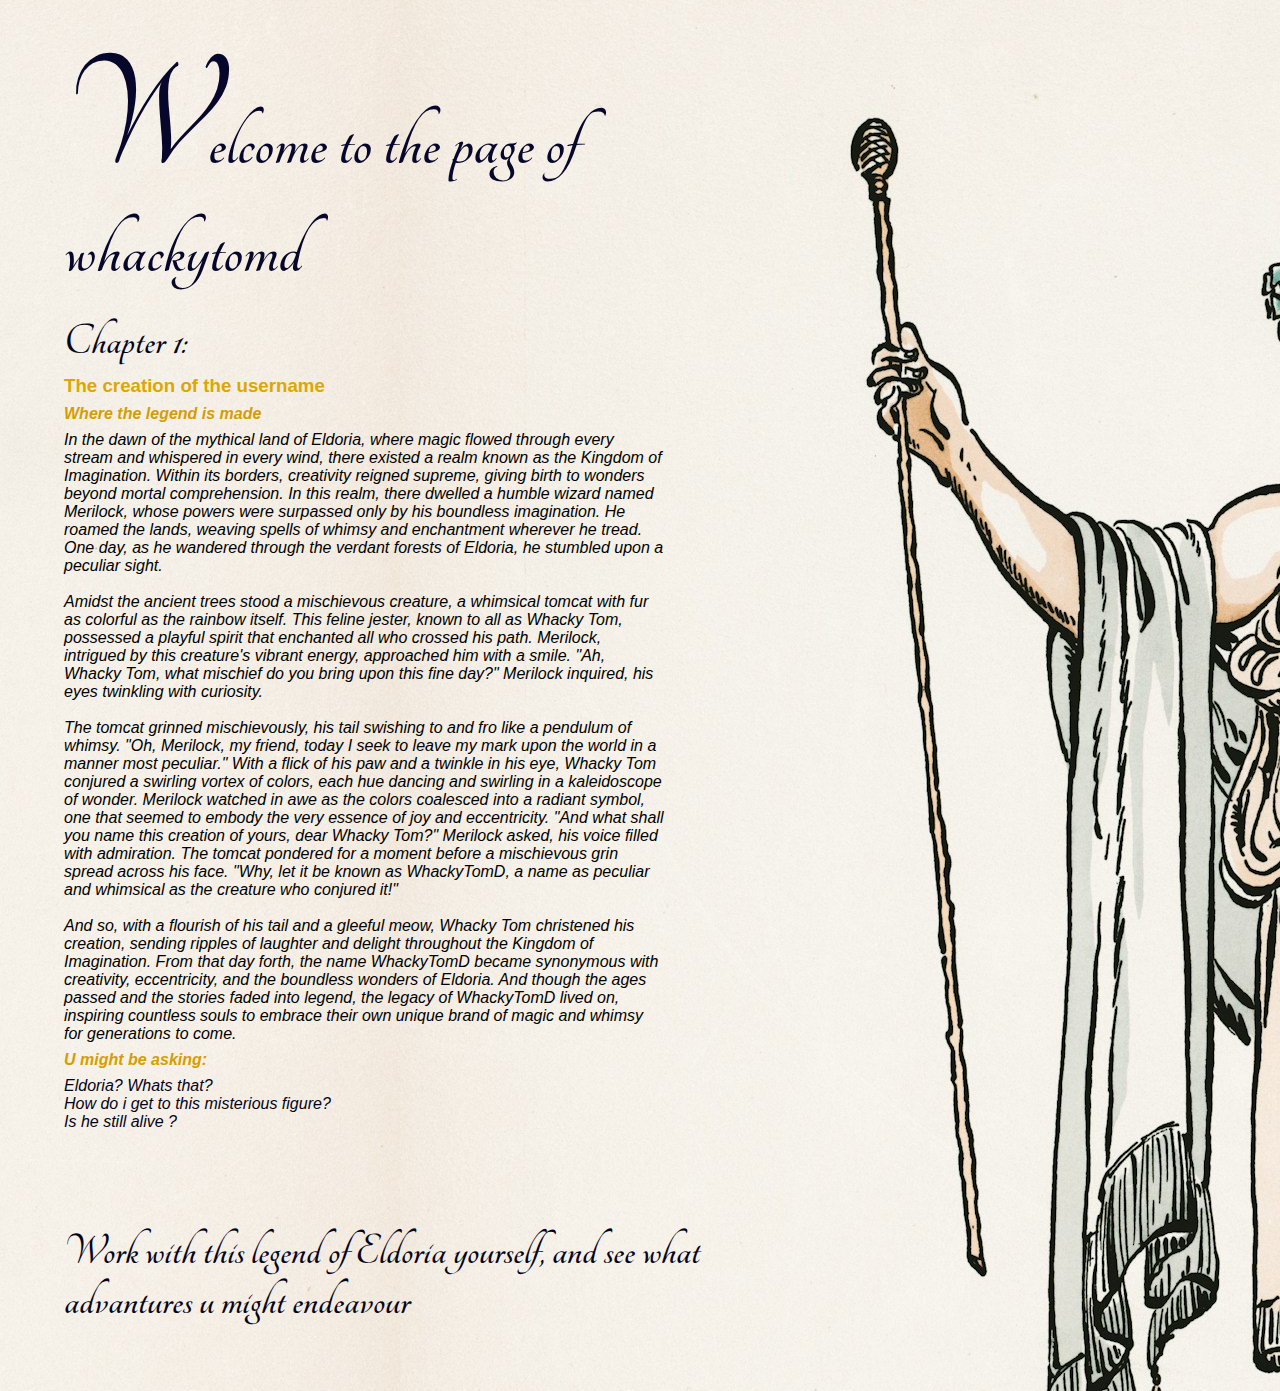
<file: index.html>
<!DOCTYPE html>
<html lang="en">
<head>
    <meta charset="UTF-8">
    <meta name="viewport" content="width=device-width, initial-scale=1.0">
    <title>Welcome to whackytomd</title>
    <!-- Link to your external style guide(s) -->
    <link rel="stylesheet" href="assets/style.css">
    <!-- Link to your external script(s) -->
    <link rel="script" href="assets/scripts/mainscript.js">
</head>
<body>
    <main>
        <div class="wrapper-1">
            <section class="section-1--home">
                <h1> <span>W</span>elcome to the page of whackytomd</h1>
                <h2> Chapter 1: </h2>
                <h3>The creation of the username</h3>
                <strong>Where the legend is made</strong>
                <p>In the dawn of the mythical land of Eldoria, where magic flowed through every stream and whispered in every wind, there existed a realm known as the Kingdom of Imagination. Within its borders, creativity reigned supreme, giving birth to wonders beyond mortal comprehension.

                    In this realm, there dwelled a humble wizard named Merilock, whose powers were surpassed only by his boundless imagination. He roamed the lands, weaving spells of whimsy and enchantment wherever he tread. One day, as he wandered through the verdant forests of Eldoria, he stumbled upon a peculiar sight.<br><br>
                    
                    Amidst the ancient trees stood a mischievous creature, a whimsical tomcat with fur as colorful as the rainbow itself. This feline jester, known to all as Whacky Tom, possessed a playful spirit that enchanted all who crossed his path. Merilock, intrigued by this creature's vibrant energy, approached him with a smile.
                    
                    "Ah, Whacky Tom, what mischief do you bring upon this fine day?" Merilock inquired, his eyes twinkling with curiosity.<br> <br>
                    
                    The tomcat grinned mischievously, his tail swishing to and fro like a pendulum of whimsy. "Oh, Merilock, my friend, today I seek to leave my mark upon the world in a manner most peculiar."
                    
                    With a flick of his paw and a twinkle in his eye, Whacky Tom conjured a swirling vortex of colors, each hue dancing and swirling in a kaleidoscope of wonder. Merilock watched in awe as the colors coalesced into a radiant symbol, one that seemed to embody the very essence of joy and eccentricity.
                    
                    "And what shall you name this creation of yours, dear Whacky Tom?" Merilock asked, his voice filled with admiration.
                    
                    The tomcat pondered for a moment before a mischievous grin spread across his face. "Why, let it be known as WhackyTomD, a name as peculiar and whimsical as the creature who conjured it!" <br><br>
                    
                    And so, with a flourish of his tail and a gleeful meow, Whacky Tom christened his creation, sending ripples of laughter and delight throughout the Kingdom of Imagination. From that day forth, the name WhackyTomD became synonymous with creativity, eccentricity, and the boundless wonders of Eldoria.
                    
                    And though the ages passed and the stories faded into legend, the legacy of WhackyTomD lived on, inspiring countless souls to embrace their own unique brand of magic and whimsy for generations to come.</p>
                <strong> U might be asking:</strong>
                <ul>
                    <li><a href="/history.html"> Eldoria? Whats that? </a></li>
                    <li><a href="#"> How do i get to this misterious figure?</a></li>
                    <li><a href="#"> Is he still alive ? </a></li>
                </ul>
            </section>
            <section class="section-1--home "> 
                <h2> Work with this legend of Eldoria yourself, and see what advantures u might endeavour</h2>
            </section>
        </div>
    </main>
</body>
</html>
</file>
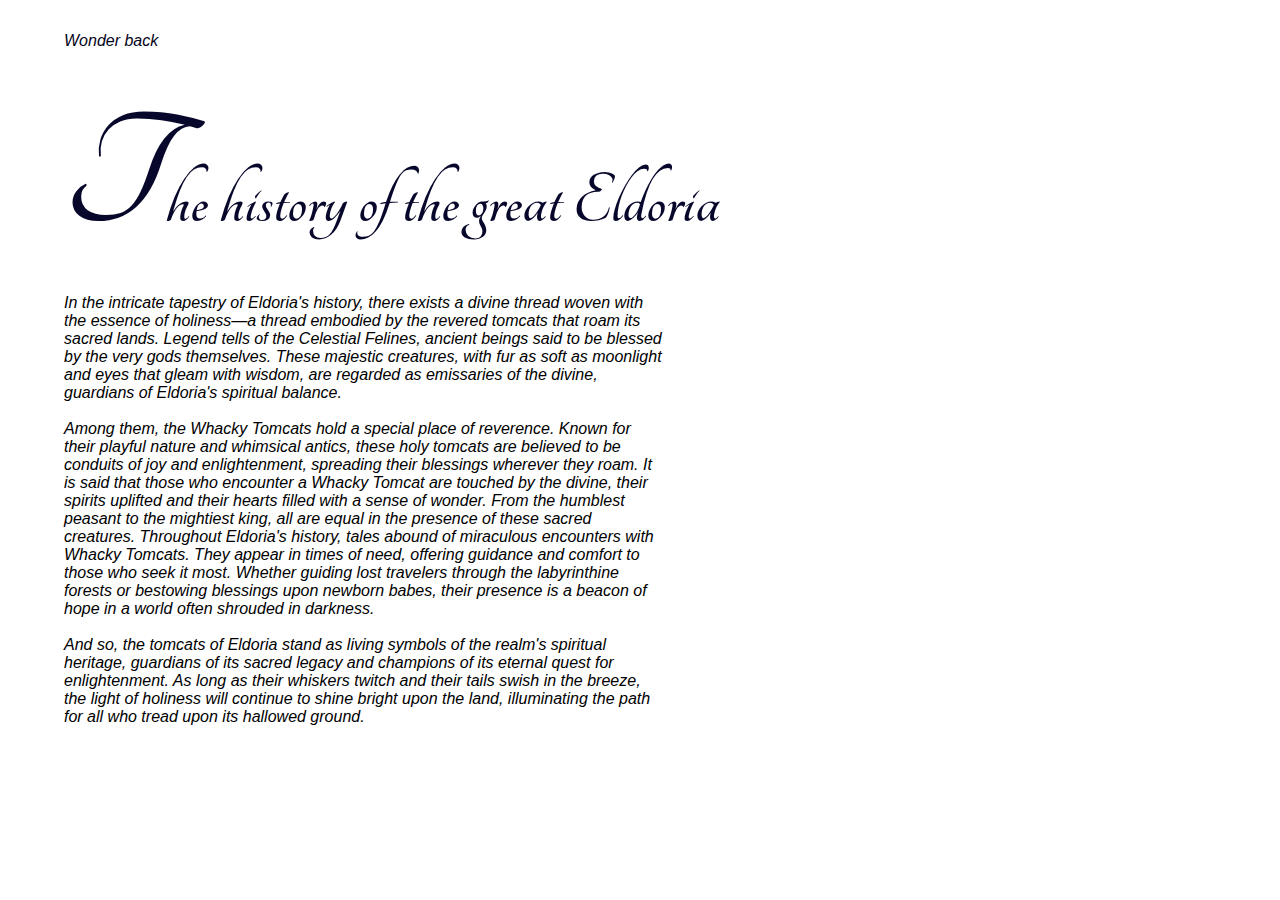
<file: history.html>
<html lang="en">
<head>
    <meta charset="UTF-8">
    <meta name="viewport" content="width=device-width, initial-scale=1.0">
    <title>History</title>
    <!-- Link to your external style guide(s) -->
    <link rel="stylesheet" href="assets/style.css">
    <!-- Link to your external script(s) -->
    <link rel="script" href="assets/scripts/mainscript.js">
</head>
<body>
    <main>
        <div class="wrapper-2">
            <section class="section--1-history">
                <ul>
                    <li><a href="/index.html"> Wonder back </a></li>
                </ul>
                <h1> <span>T</span>he history of the great Eldoria</h1>
                <p>
                    In the intricate tapestry of Eldoria's history, there exists a divine thread woven with the essence of holiness—a thread embodied by the revered tomcats that roam its sacred lands.
                
                    Legend tells of the Celestial Felines, ancient beings said to be blessed by the very gods themselves. These majestic creatures, with fur as soft as moonlight and eyes that gleam with wisdom, are regarded as emissaries of the divine, guardians of Eldoria's spiritual balance.<br><br>
                    
                    Among them, the Whacky Tomcats hold a special place of reverence. Known for their playful nature and whimsical antics, these holy tomcats are believed to be conduits of joy and enlightenment, spreading their blessings wherever they roam.
                    
                    It is said that those who encounter a Whacky Tomcat are touched by the divine, their spirits uplifted and their hearts filled with a sense of wonder. From the humblest peasant to the mightiest king, all are equal in the presence of these sacred creatures.
                    
                    Throughout Eldoria's history, tales abound of miraculous encounters with Whacky Tomcats. They appear in times of need, offering guidance and comfort to those who seek it most. Whether guiding lost travelers through the labyrinthine forests or bestowing blessings upon newborn babes, their presence is a beacon of hope in a world often shrouded in darkness. <br><br>
                    
                    And so, the tomcats of Eldoria stand as living symbols of the realm's spiritual heritage, guardians of its sacred legacy and champions of its eternal quest for enlightenment. As long as their whiskers twitch and their tails swish in the breeze, the light of holiness will continue to shine bright upon the land, illuminating the path for all who tread upon its hallowed ground.
                </p>
                
            </section>
        </div>
    </main>
</body>
</html>
</file>
<file: assets/style.css>
@import url('https://fonts.googleapis.com/css2?family=Tangerine:wght@400;700&display=swap');

.tangerine-regular {
    font-family: "Tangerine", cursive;
    font-weight: 400;
    font-style: normal;
  }
  
  .tangerine-bold {
    font-family: "Tangerine", cursive;
    font-weight: 700;
    font-style: normal;
  }
  
:root{
  
    /* Colors */
    --main: #fff;
    --primary: #07072b;
        --primary-low: #04041a;
    --secondary: #DB59DE;
        --secondary-low: #c750c9;
    --alternative: #41BBE0;
        --alternative-low: #3daed0;
    --accent: #E0A600;
        --accent-low: #d69d00;
    --grey-one: #ebeaea;
    --grey-two: #d6d4d4;
    --grey-three: #c8c8c8;

    /* Spacing */
    --none: 0px;
    --extra-small:  4px;
    --small: 8px;
    --medium: 16px;
    --large: 32px;
    --extra-large: 64px;
    --extra-extra-large: 128px;
    --buttons:  8px 16px;
  
    /* Borders */
    --button: 4px;
    --radius-small: 4px;
    --radius-medium: 8px;
    --radius-large: 12px;
    --radius-extra-large: 16px;
  
    /* default font */
    font-family: Arial, Helvetica, sans-serif;

      /* ====== Transition ====== */
    --tran-03: all 0.2s ease;
    --tran-03: all 0.3s ease;
    --tran-04: all 0.3s ease;
    --tran-05: all 0.3s ease;
  
  }
  /* body */
  *{
    margin: 0;
    padding: 0;
    box-sizing: border-box;
  }
  /* main styling of headings */
  h1{
    font-size: 76px;
    font-family: tangerine ;
    font-weight: bold;
  }
  
  h2{
    font-size: 46px;
    font-family: tangerine;
    font-weight: 600;
  }
  
  p{
    font-size: 1em;
    font-family: Arial, Helvetica, sans-serif;
    font-weight: 400;
  
  }
  a{
    font-style: italic;
    text-decoration: none;
    color: var(--primary-low);
  }

  span{
    font-size: 170px;
  }

  body{

  }
  .wrapper-1{
    background: url("boston-public-library-h2FfpAS0ozI-unsplash.jpeg")  repeat-x ;
    background-position-x: 400px;
    background-position-y: -200px;
    object-fit: contain;
  }
  .section-1--home{
    max-width: 800px;
    padding: var(--extra-large);
    padding-top: var(--large);
    display: flex;
    flex-direction: column;
    gap: var(--small);
    & h1{
        padding-bottom: var(--medium);
        color: var(--primary);
    }
    & h2{
        color: var(--primary-low);
    }
    & h3{
        color: var(--accent);
        
    }
    & strong{
        color: var(--accent-low);
        font-style: italic;
    }
    & p{
        max-width: 600px;
        font-style: italic;
    }
    & ul{
        list-style: none;
    }
  }

  .section--1-history{
    padding: var(--extra-large);
    padding-top: var(--large);
    display: flex;
    flex-direction: column;
    gap: var(--small);

    & p{
        max-width: 600px;
        font-style: italic;
    }
    & h1{
        padding-bottom: var(--medium);
        color: var(--primary);
    }
    & ul{
        padding-bottom: var(--large);
        list-style: none;
    }
  }
</file>
